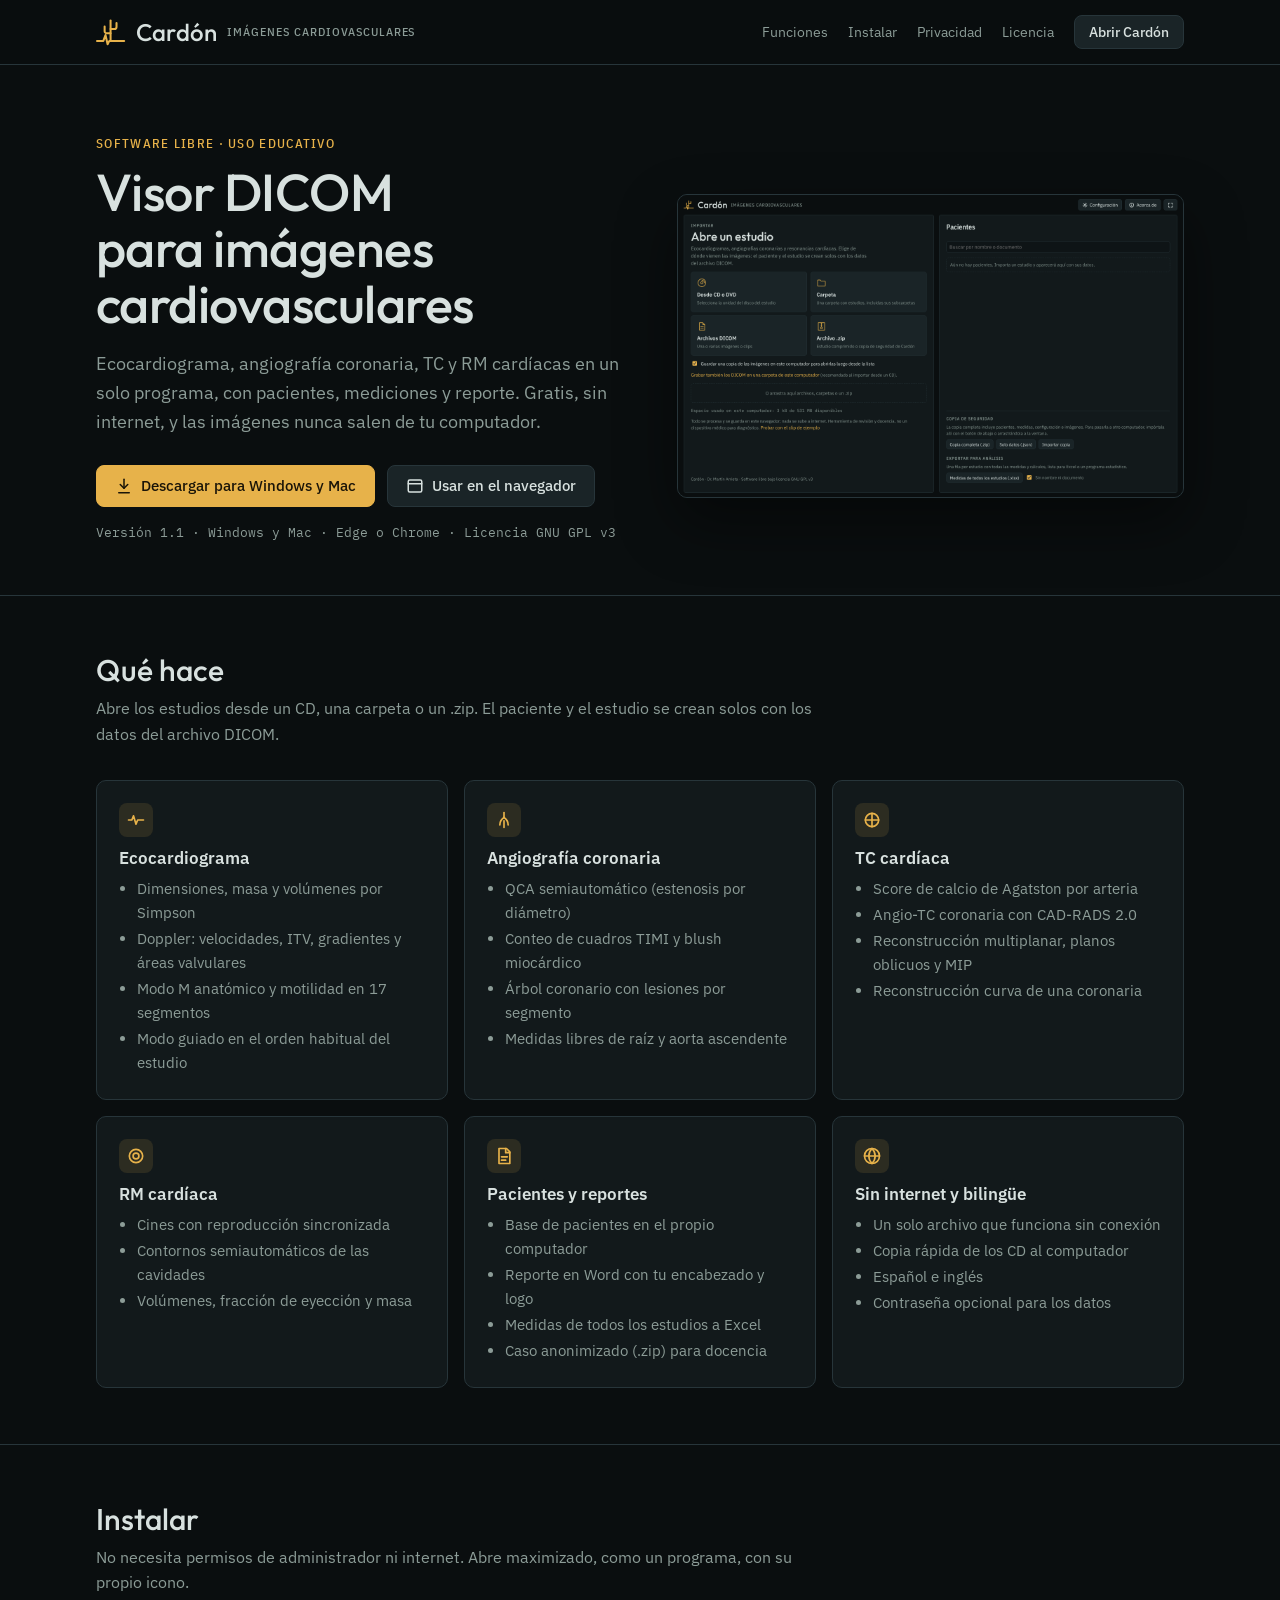
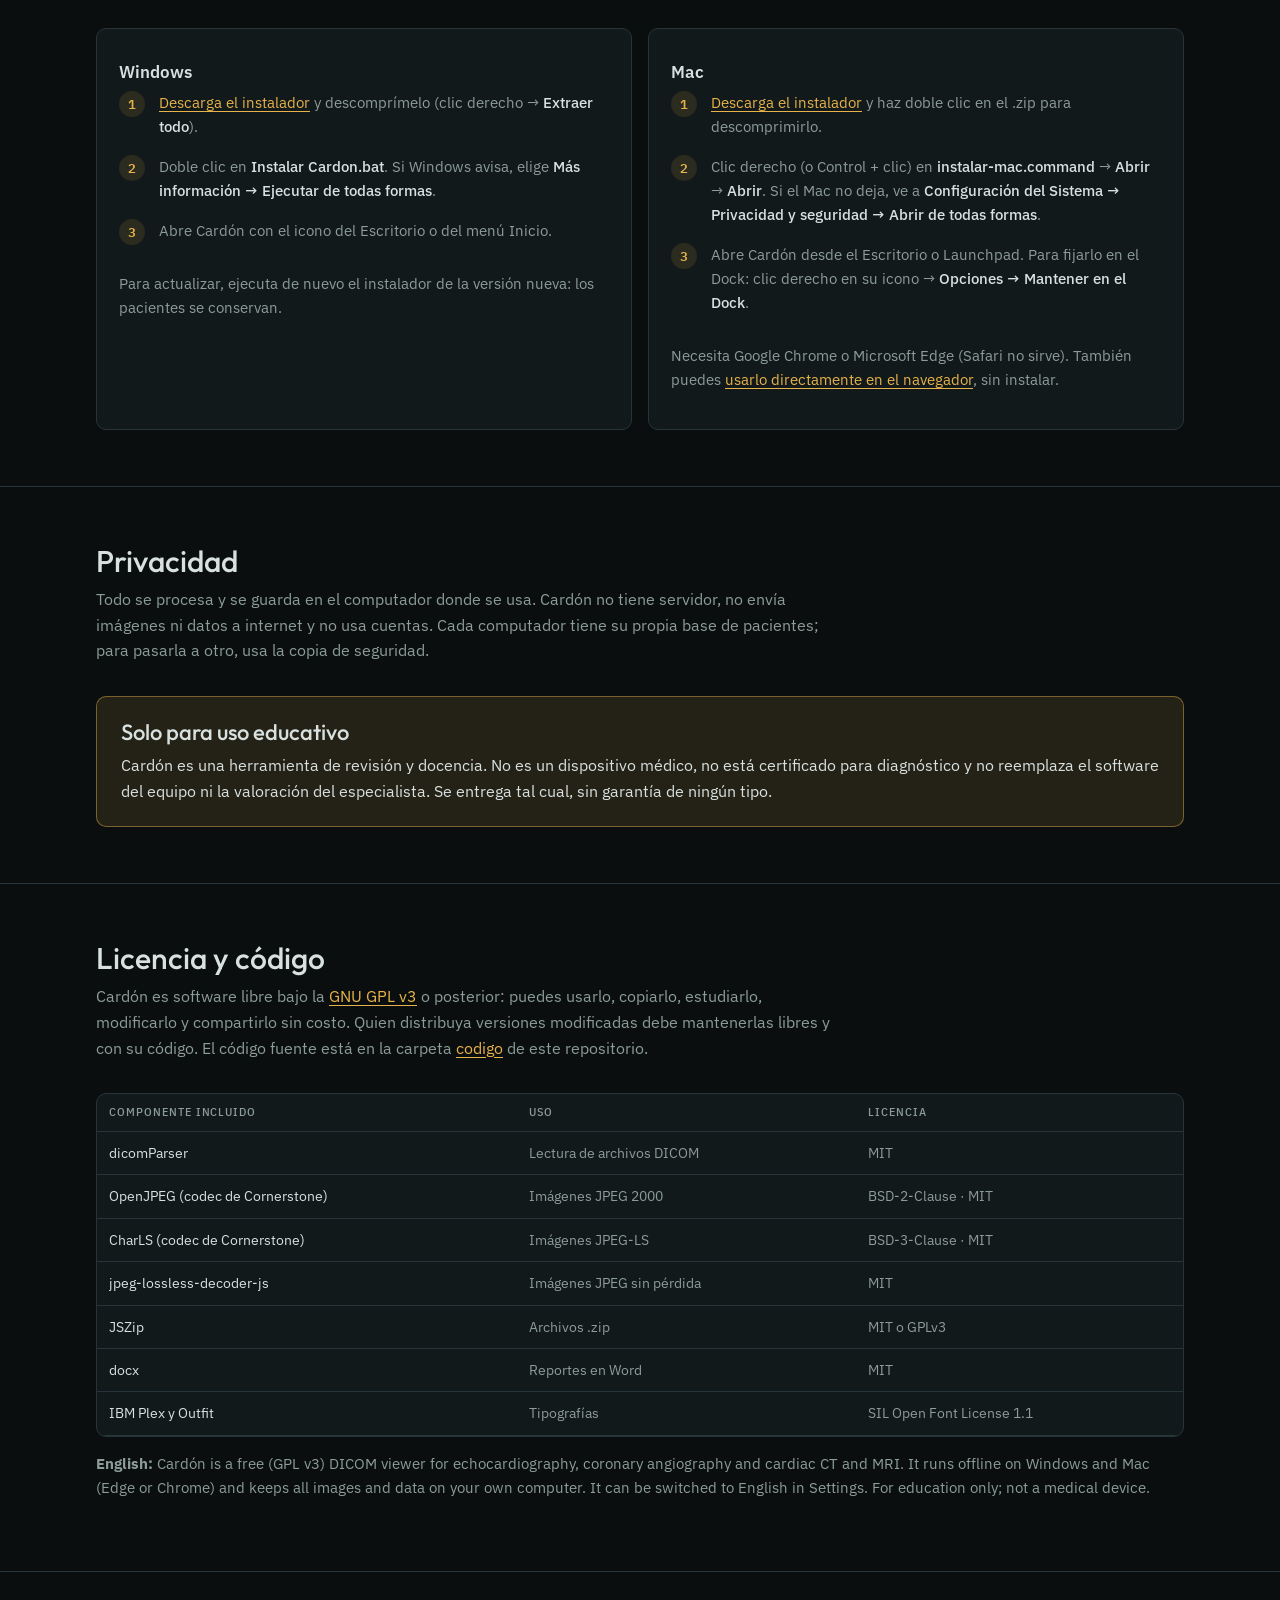
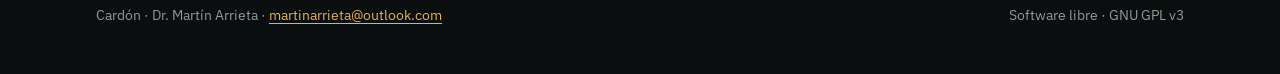
<file: index.html>
<!doctype html>
<html lang="es">
<head>
<meta charset="utf-8">
<meta name="viewport" content="width=device-width, initial-scale=1">
<title>Cardón · Visor DICOM cardiovascular libre</title>
<meta name="description" content="Cardón: visor DICOM libre y gratuito para ecocardiografía, angiografía coronaria, TC y RM cardíacas. Funciona sin internet; las imágenes no salen del computador. Uso educativo.">
<meta property="og:title" content="Cardón · Visor DICOM cardiovascular libre">
<meta property="og:description" content="Ecocardiograma, angiografía coronaria, TC y RM cardíacas en un solo archivo. Libre, gratuito y sin internet. Uso educativo.">
<meta property="og:image" content="img/captura-inicio.png">
<link rel="icon" href="img/cardon.svg" type="image/svg+xml">
<link rel="preconnect" href="https://fonts.googleapis.com">
<link rel="preconnect" href="https://fonts.gstatic.com" crossorigin>
<link href="https://fonts.googleapis.com/css2?family=IBM+Plex+Mono:wght@400;500&family=IBM+Plex+Sans+Condensed:wght@500;600&family=IBM+Plex+Sans:wght@400;500;600&family=Outfit:wght@400;500;600&display=swap" rel="stylesheet">
<style>
:root {
  color-scheme: dark;
  --ink: #0a0e0f; --panel: #12191b; --raise: #1a2427; --line: #27353a;
  --text: #d8e1df; --muted: #8c9c97; --amber: #e7b24a; --amber-soft: rgba(231, 178, 74, 0.12); --cyan: #62c6c4;
  --f-brand: "Outfit", "IBM Plex Sans", system-ui, sans-serif;
  --f-display: "IBM Plex Sans Condensed", "Arial Narrow", system-ui, sans-serif;
  --f-body: "IBM Plex Sans", system-ui, -apple-system, "Segoe UI", sans-serif;
  --f-mono: "IBM Plex Mono", ui-monospace, Menlo, Consolas, monospace;
}
* { box-sizing: border-box; }
html { scroll-behavior: smooth; }
body { margin: 0; background: var(--ink); color: var(--text); font: 16px/1.6 var(--f-body); }
a { color: var(--amber); text-underline-offset: 3px; }
a:hover { color: #f3c96f; }
:focus-visible { outline: 2px solid var(--amber); outline-offset: 3px; }
.wrap { max-width: 1120px; margin: 0 auto; padding: 0 16px; }
header.top { position: sticky; top: 0; z-index: 5; background: rgba(10, 14, 15, 0.88); backdrop-filter: blur(8px); border-bottom: 1px solid var(--line); }
header.top .wrap { display: flex; align-items: center; justify-content: space-between; gap: 16px; height: 64px; }
.brand { display: flex; align-items: center; gap: 10px; color: var(--text); text-decoration: none; }
.brand svg { width: 30px; height: 28px; }
.brand b { font: 500 24px/1 var(--f-brand); letter-spacing: 0.01em; }
.brand small { color: var(--muted); font: 500 12px/1 var(--f-display); letter-spacing: 0.08em; text-transform: uppercase; }
nav { display: flex; gap: 20px; align-items: center; }
nav a { color: var(--muted); text-decoration: none; font-size: 14px; }
nav a:hover { color: var(--text); }
.btn { display: inline-flex; align-items: center; gap: 8px; padding: 11px 18px; border-radius: 8px; border: 1px solid var(--line); background: var(--raise); color: var(--text); font: 500 15px/1.2 var(--f-body); text-decoration: none; }
.btn:hover { border-color: var(--muted); color: var(--text); }
.btn.primary { background: var(--amber); border-color: var(--amber); color: #1a1408; }
.btn.primary:hover { background: #f0c164; color: #1a1408; }
.btn svg { width: 18px; height: 18px; flex: none; }
nav .btn { padding: 8px 14px; font-size: 14px; }
.hero { padding: 72px 16px 40px; display: grid; grid-template-columns: 1.05fr 1fr; gap: 48px; align-items: center; }
.eyebrow { font: 500 13px/1 var(--f-display); letter-spacing: 0.1em; text-transform: uppercase; color: var(--amber); margin: 0 0 14px; }
h1 { font: 500 clamp(34px, 5vw, 52px)/1.08 var(--f-brand); margin: 0 0 18px; letter-spacing: -0.01em; text-wrap: balance; }
.lead { color: var(--muted); font-size: 18px; margin: 0 0 28px; max-width: 34em; }
.cta { display: flex; flex-wrap: wrap; gap: 12px; }
.meta { margin-top: 16px; color: var(--muted); font: 13px/1.5 var(--f-mono); }
.shot { border: 1px solid var(--line); border-radius: 10px; overflow: hidden; background: var(--panel); box-shadow: 0 24px 60px rgba(0, 0, 0, 0.45); }
.shot img { display: block; width: 100%; height: auto; }
section { padding: 56px 0; border-top: 1px solid var(--line); }
h2 { font: 500 30px/1.2 var(--f-brand); margin: 0 0 8px; }
.sub { color: var(--muted); margin: 0 0 32px; max-width: 46em; }
.grid { display: grid; grid-template-columns: repeat(3, 1fr); gap: 16px; }
.card { background: var(--panel); border: 1px solid var(--line); border-radius: 10px; padding: 22px; }
.card h3 { font: 600 17px/1.3 var(--f-body); margin: 10px 0 8px; }
.card p, .card li { color: var(--muted); font-size: 15px; }
.card ul { margin: 0; padding-left: 18px; }
.card li { margin: 2px 0; }
.ico { width: 34px; height: 34px; border-radius: 8px; display: grid; place-items: center; background: var(--amber-soft); color: var(--amber); }
.ico svg { width: 20px; height: 20px; }
.steps { display: grid; grid-template-columns: repeat(2, 1fr); gap: 16px; }
ol.num { margin: 0; padding: 0; list-style: none; counter-reset: s; }
ol.num li { counter-increment: s; position: relative; padding: 0 0 14px 40px; color: var(--muted); }
ol.num li::before { content: counter(s); position: absolute; left: 0; top: 0; width: 26px; height: 26px; border-radius: 50%; background: var(--amber-soft); color: var(--amber); font: 600 13px/26px var(--f-mono); text-align: center; }
ol.num b, .card b { color: var(--text); font-weight: 500; }
code { font: 14px var(--f-mono); background: var(--raise); border: 1px solid var(--line); border-radius: 4px; padding: 1px 6px; color: var(--text); }
.notice { border: 1px solid rgba(231, 178, 74, 0.45); background: var(--amber-soft); border-radius: 10px; padding: 22px 24px; }
.notice h2 { font-size: 22px; }
.notice p { margin: 6px 0 0; color: var(--text); }
table { width: 100%; border-collapse: collapse; font-size: 14px; }
th, td { text-align: left; padding: 10px 12px; border-bottom: 1px solid var(--line); vertical-align: top; }
th { color: var(--muted); font: 500 12px/1.4 var(--f-display); letter-spacing: 0.08em; text-transform: uppercase; }
td { color: var(--muted); }
td:first-child { color: var(--text); }
.tablewrap { overflow-x: auto; border: 1px solid var(--line); border-radius: 10px; background: var(--panel); }
footer { border-top: 1px solid var(--line); padding: 32px 0 48px; color: var(--muted); font-size: 14px; }
footer .wrap { display: flex; flex-wrap: wrap; justify-content: space-between; gap: 16px; }
.en { color: var(--muted); font-size: 15px; }
@media (max-width: 900px) {
  .hero { grid-template-columns: 1fr; padding-top: 40px; gap: 32px; }
  .grid { grid-template-columns: 1fr 1fr; }
  .steps { grid-template-columns: 1fr; }
  nav a:not(.btn) { display: none; }
}
@media (max-width: 600px) {
  .grid { grid-template-columns: 1fr; }
  .brand small { display: none; }
}
</style>
</head>
<body>
<header class="top">
  <div class="wrap">
    <a class="brand" href="#" aria-label="Cardón, inicio">
      <svg viewBox="0 3 35 33" aria-hidden="true"><g fill="none" stroke="#e7b24a" stroke-width="2.4" stroke-linecap="round" stroke-linejoin="round"><path d="M1 30H8.5L11 23L13.5 34L15.5 30H17"/><path d="M17 30V6"/><path d="M17 21H12.5A2.5 2.5 0 0 1 10 18.5V13"/><path d="M17 16H21.5A2.5 2.5 0 0 0 24 13.5V9"/><path d="M17 30H33"/></g></svg>
      <b>Cardón</b><small>Imágenes cardiovasculares</small>
    </a>
    <nav aria-label="Secciones">
      <a href="#funciones">Funciones</a>
      <a href="#instalar">Instalar</a>
      <a href="#privacidad">Privacidad</a>
      <a href="#licencia">Licencia</a>
      <a class="btn" href="app/">Abrir Cardón</a>
    </nav>
  </div>
</header>

<main>
  <div class="wrap hero">
    <div>
      <p class="eyebrow">Software libre · Uso educativo</p>
      <h1>Visor DICOM para imágenes cardiovasculares</h1>
      <p class="lead">Ecocardiograma, angiografía coronaria, TC y RM cardíacas en un solo programa, con pacientes, mediciones y reporte. Gratis, sin internet, y las imágenes nunca salen de tu computador.</p>
      <div class="cta">
        <a class="btn primary" href="descargas/Cardon-instalador.zip" download>
          <svg viewBox="0 0 24 24" fill="none" stroke="currentColor" stroke-width="2" stroke-linecap="round" stroke-linejoin="round" aria-hidden="true"><path d="M12 3v12"/><path d="m7 10 5 5 5-5"/><path d="M5 21h14"/></svg>
          Descargar para Windows y Mac
        </a>
        <a class="btn" href="app/">
          <svg viewBox="0 0 24 24" fill="none" stroke="currentColor" stroke-width="2" stroke-linecap="round" stroke-linejoin="round" aria-hidden="true"><rect x="3" y="4" width="18" height="16" rx="2"/><path d="M3 9h18"/></svg>
          Usar en el navegador
        </a>
      </div>
      <p class="meta">Versión 1.1 · Windows y Mac · Edge o Chrome · Licencia GNU GPL v3</p>
    </div>
    <div class="shot"><img src="img/captura-inicio.png" width="1440" height="860" alt="Pantalla de inicio de Cardón: importar estudios desde CD, carpeta, archivos DICOM o .zip, y lista de pacientes."></div>
  </div>

  <section id="funciones">
    <div class="wrap">
      <h2>Qué hace</h2>
      <p class="sub">Abre los estudios desde un CD, una carpeta o un .zip. El paciente y el estudio se crean solos con los datos del archivo DICOM.</p>
      <div class="grid">
        <div class="card">
          <div class="ico"><svg viewBox="0 0 24 24" fill="none" stroke="currentColor" stroke-width="2" stroke-linecap="round" stroke-linejoin="round"><path d="M3 12h4l2-5 3 10 2-5h7"/></svg></div>
          <h3>Ecocardiograma</h3>
          <ul><li>Dimensiones, masa y volúmenes por Simpson</li><li>Doppler: velocidades, ITV, gradientes y áreas valvulares</li><li>Modo M anatómico y motilidad en 17 segmentos</li><li>Modo guiado en el orden habitual del estudio</li></ul>
        </div>
        <div class="card">
          <div class="ico"><svg viewBox="0 0 24 24" fill="none" stroke="currentColor" stroke-width="2" stroke-linecap="round" stroke-linejoin="round"><path d="M12 3v6"/><path d="M12 9c-3 2-5 5-5 9"/><path d="M12 9c3 2 5 5 5 9"/><path d="M12 13v8"/></svg></div>
          <h3>Angiografía coronaria</h3>
          <ul><li>QCA semiautomático (estenosis por diámetro)</li><li>Conteo de cuadros TIMI y blush miocárdico</li><li>Árbol coronario con lesiones por segmento</li><li>Medidas libres de raíz y aorta ascendente</li></ul>
        </div>
        <div class="card">
          <div class="ico"><svg viewBox="0 0 24 24" fill="none" stroke="currentColor" stroke-width="2" stroke-linecap="round" stroke-linejoin="round"><circle cx="12" cy="12" r="8"/><path d="M4 12h16"/><path d="M12 4v16"/></svg></div>
          <h3>TC cardíaca</h3>
          <ul><li>Score de calcio de Agatston por arteria</li><li>Angio-TC coronaria con CAD-RADS 2.0</li><li>Reconstrucción multiplanar, planos oblicuos y MIP</li><li>Reconstrucción curva de una coronaria</li></ul>
        </div>
        <div class="card">
          <div class="ico"><svg viewBox="0 0 24 24" fill="none" stroke="currentColor" stroke-width="2" stroke-linecap="round" stroke-linejoin="round"><circle cx="12" cy="12" r="8"/><circle cx="12" cy="12" r="3.5"/></svg></div>
          <h3>RM cardíaca</h3>
          <ul><li>Cines con reproducción sincronizada</li><li>Contornos semiautomáticos de las cavidades</li><li>Volúmenes, fracción de eyección y masa</li></ul>
        </div>
        <div class="card">
          <div class="ico"><svg viewBox="0 0 24 24" fill="none" stroke="currentColor" stroke-width="2" stroke-linecap="round" stroke-linejoin="round"><path d="M6 3h9l4 4v14H6z"/><path d="M14 3v5h5"/><path d="M9 13h7M9 17h5"/></svg></div>
          <h3>Pacientes y reportes</h3>
          <ul><li>Base de pacientes en el propio computador</li><li>Reporte en Word con tu encabezado y logo</li><li>Medidas de todos los estudios a Excel</li><li>Caso anonimizado (.zip) para docencia</li></ul>
        </div>
        <div class="card">
          <div class="ico"><svg viewBox="0 0 24 24" fill="none" stroke="currentColor" stroke-width="2" stroke-linecap="round" stroke-linejoin="round"><circle cx="12" cy="12" r="9"/><path d="M3 12h18"/><path d="M12 3c2.5 2.6 3.8 5.6 3.8 9s-1.3 6.4-3.8 9c-2.5-2.6-3.8-5.6-3.8-9S9.5 5.6 12 3z"/></svg></div>
          <h3>Sin internet y bilingüe</h3>
          <ul><li>Un solo archivo que funciona sin conexión</li><li>Copia rápida de los CD al computador</li><li>Español e inglés</li><li>Contraseña opcional para los datos</li></ul>
        </div>
      </div>
    </div>
  </section>

  <section id="instalar">
    <div class="wrap">
      <h2>Instalar</h2>
      <p class="sub">No necesita permisos de administrador ni internet. Abre maximizado, como un programa, con su propio icono.</p>
      <div class="steps">
        <div class="card">
          <h3>Windows</h3>
          <ol class="num">
            <li><a href="descargas/Cardon-instalador.zip" download>Descarga el instalador</a> y descomprímelo (clic derecho → <b>Extraer todo</b>).</li>
            <li>Doble clic en <b>Instalar Cardon.bat</b>. Si Windows avisa, elige <b>Más información → Ejecutar de todas formas</b>.</li>
            <li>Abre Cardón con el icono del Escritorio o del menú Inicio.</li>
          </ol>
          <p>Para actualizar, ejecuta de nuevo el instalador de la versión nueva: los pacientes se conservan.</p>
        </div>
        <div class="card">
          <h3>Mac</h3>
          <ol class="num">
            <li><a href="descargas/Cardon-instalador.zip" download>Descarga el instalador</a> y haz doble clic en el .zip para descomprimirlo.</li>
            <li>Clic derecho (o Control + clic) en <b>instalar-mac.command</b> → <b>Abrir</b> → <b>Abrir</b>. Si el Mac no deja, ve a <b>Configuración del Sistema → Privacidad y seguridad → Abrir de todas formas</b>.</li>
            <li>Abre Cardón desde el Escritorio o Launchpad. Para fijarlo en el Dock: clic derecho en su icono → <b>Opciones → Mantener en el Dock</b>.</li>
          </ol>
          <p>Necesita Google Chrome o Microsoft Edge (Safari no sirve). También puedes <a href="app/">usarlo directamente en el navegador</a>, sin instalar.</p>
        </div>
      </div>
    </div>
  </section>

  <section id="privacidad">
    <div class="wrap">
      <h2>Privacidad</h2>
      <p class="sub">Todo se procesa y se guarda en el computador donde se usa. Cardón no tiene servidor, no envía imágenes ni datos a internet y no usa cuentas. Cada computador tiene su propia base de pacientes; para pasarla a otro, usa la copia de seguridad.</p>
      <div class="notice" role="note">
        <h2>Solo para uso educativo</h2>
        <p>Cardón es una herramienta de revisión y docencia. No es un dispositivo médico, no está certificado para diagnóstico y no reemplaza el software del equipo ni la valoración del especialista. Se entrega tal cual, sin garantía de ningún tipo.</p>
      </div>
    </div>
  </section>

  <section id="licencia">
    <div class="wrap">
      <h2>Licencia y código</h2>
      <p class="sub">Cardón es software libre bajo la <a href="LICENSE">GNU GPL v3</a> o posterior: puedes usarlo, copiarlo, estudiarlo, modificarlo y compartirlo sin costo. Quien distribuya versiones modificadas debe mantenerlas libres y con su código. El código fuente está en la carpeta <a id="srcLink" href="codigo/COMO-COMPILAR.txt">codigo</a> de este repositorio.</p>
      <div class="tablewrap">
        <table>
          <thead><tr><th>Componente incluido</th><th>Uso</th><th>Licencia</th></tr></thead>
          <tbody>
            <tr><td>dicomParser</td><td>Lectura de archivos DICOM</td><td>MIT</td></tr>
            <tr><td>OpenJPEG (codec de Cornerstone)</td><td>Imágenes JPEG 2000</td><td>BSD-2-Clause · MIT</td></tr>
            <tr><td>CharLS (codec de Cornerstone)</td><td>Imágenes JPEG-LS</td><td>BSD-3-Clause · MIT</td></tr>
            <tr><td>jpeg-lossless-decoder-js</td><td>Imágenes JPEG sin pérdida</td><td>MIT</td></tr>
            <tr><td>JSZip</td><td>Archivos .zip</td><td>MIT o GPLv3</td></tr>
            <tr><td>docx</td><td>Reportes en Word</td><td>MIT</td></tr>
            <tr><td>IBM Plex y Outfit</td><td>Tipografías</td><td>SIL Open Font License 1.1</td></tr>
          </tbody>
        </table>
      </div>
      <p class="en" lang="en"><b>English:</b> Cardón is a free (GPL v3) DICOM viewer for echocardiography, coronary angiography and cardiac CT and MRI. It runs offline on Windows and Mac (Edge or Chrome) and keeps all images and data on your own computer. It can be switched to English in Settings. For education only; not a medical device.</p>
    </div>
  </section>
</main>

<footer>
  <div class="wrap">
    <span>Cardón · Dr. Martín Arrieta · <a href="mailto:martinarrieta@outlook.com">martinarrieta@outlook.com</a></span>
    <span>Software libre · GNU GPL v3</span>
  </div>
</footer>
<script>
  /* En GitHub Pages, el enlace al código lleva al repositorio */
  (function () {
    var h = location.hostname, m = h.match(/^([^.]+)\.github\.io$/);
    if (!m) return;
    var repo = location.pathname.split('/').filter(Boolean)[0];
    var a = document.getElementById('srcLink');
    a.href = 'https://github.com/' + m[1] + '/' + (repo || (m[1] + '.github.io')) + '/tree/main/codigo';
  })();
</script>
</body>
</html>
</file>
